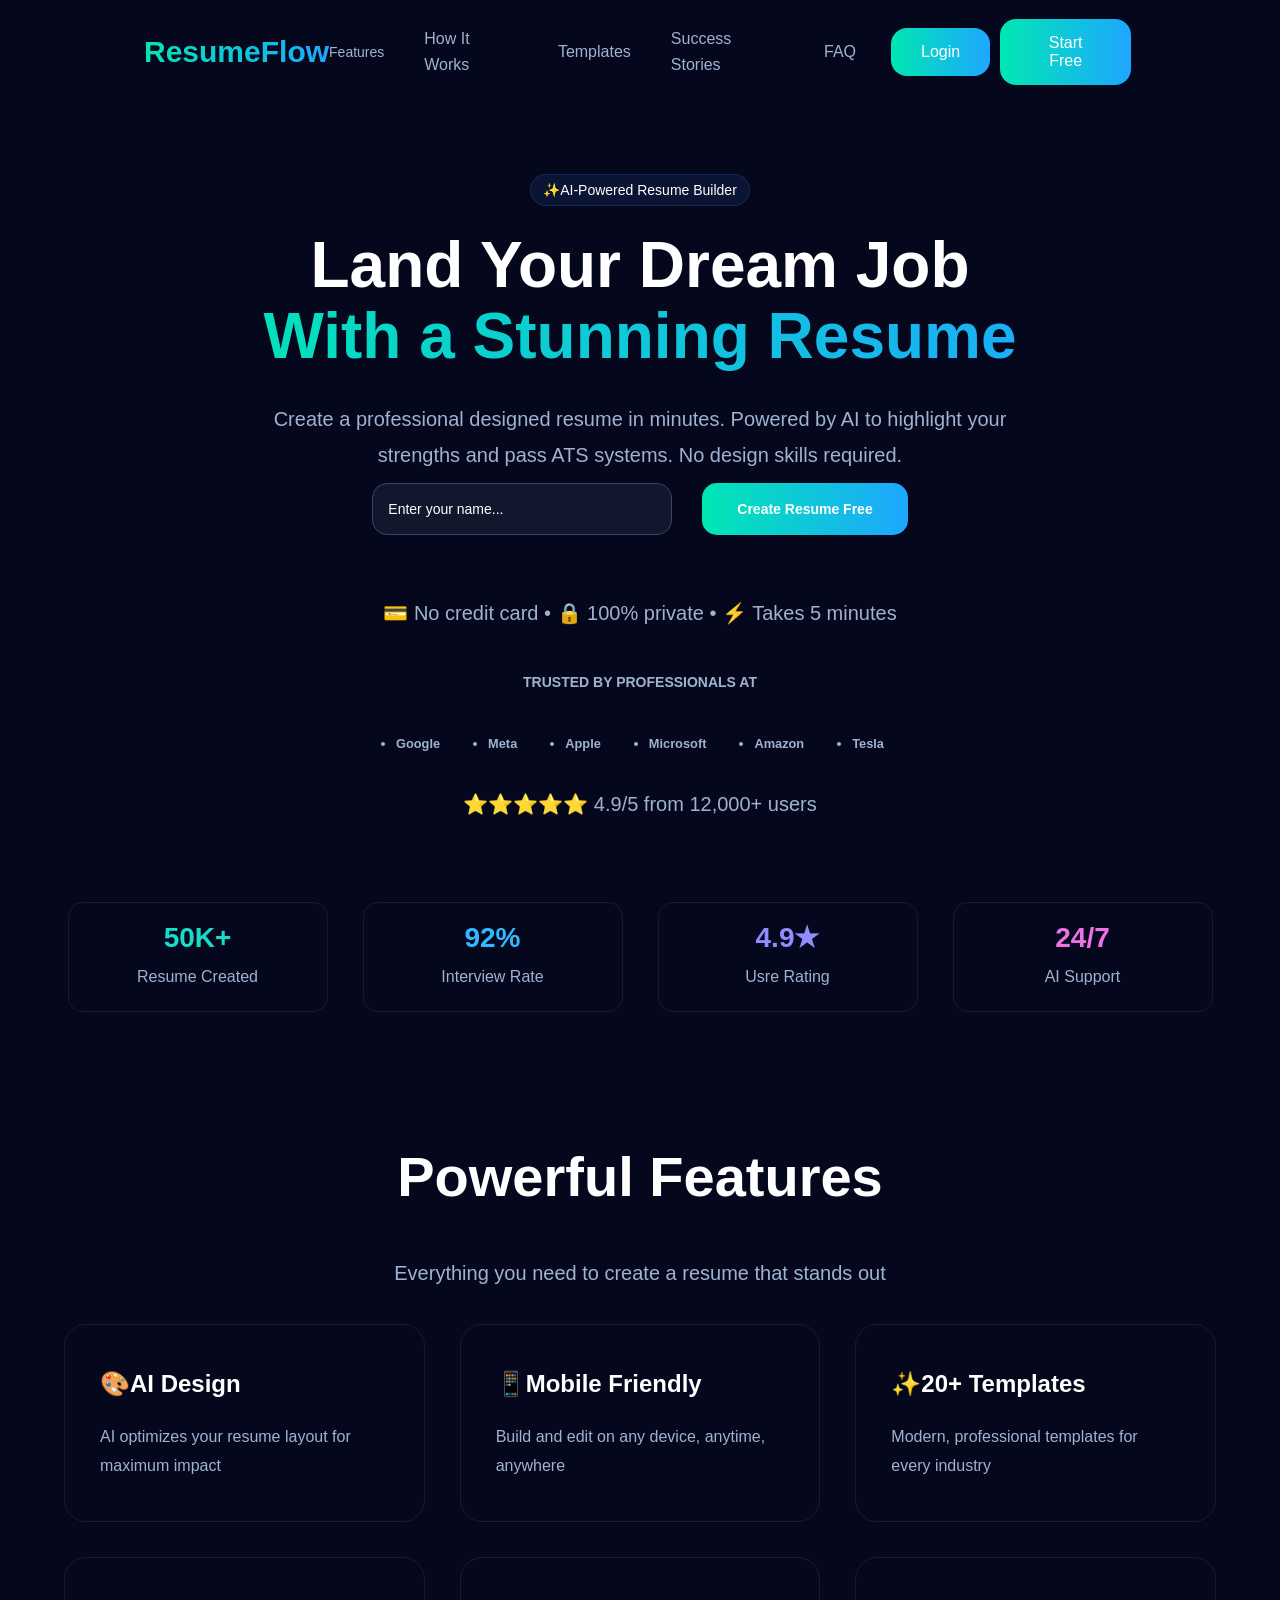
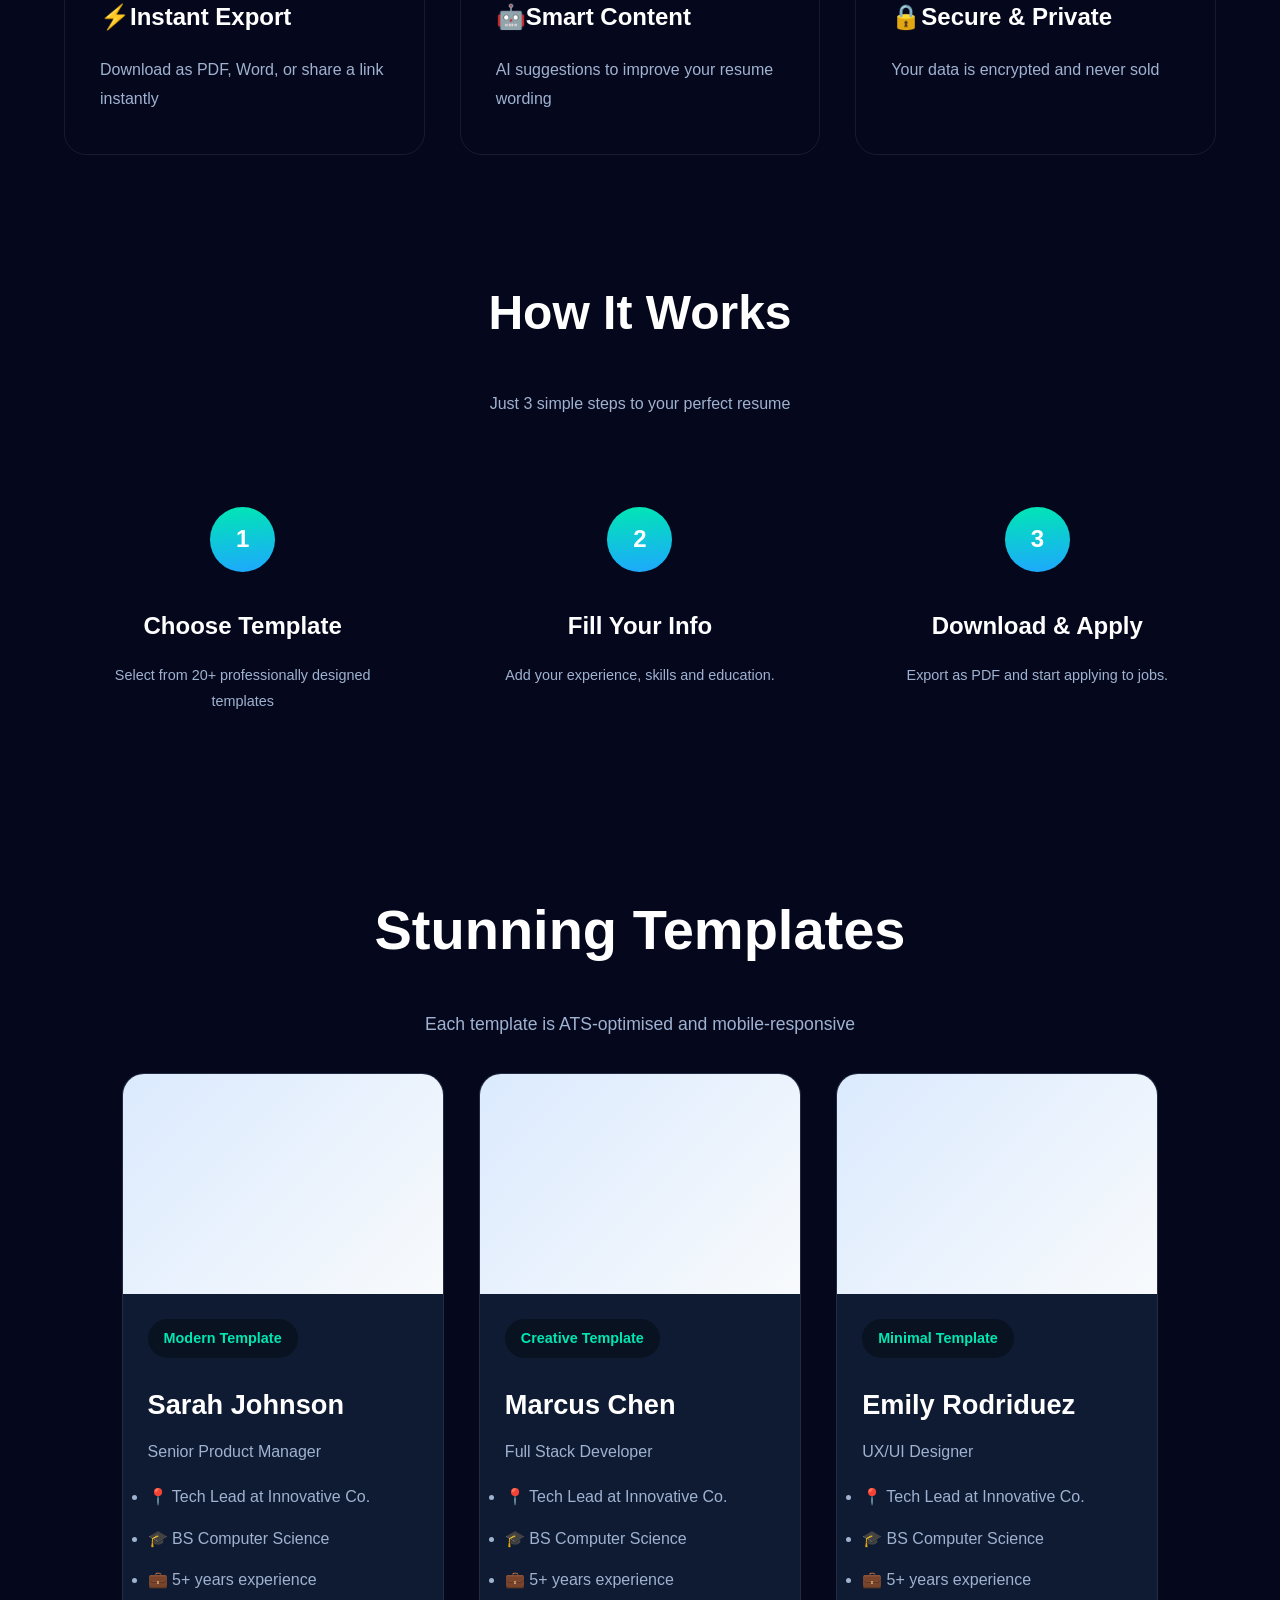
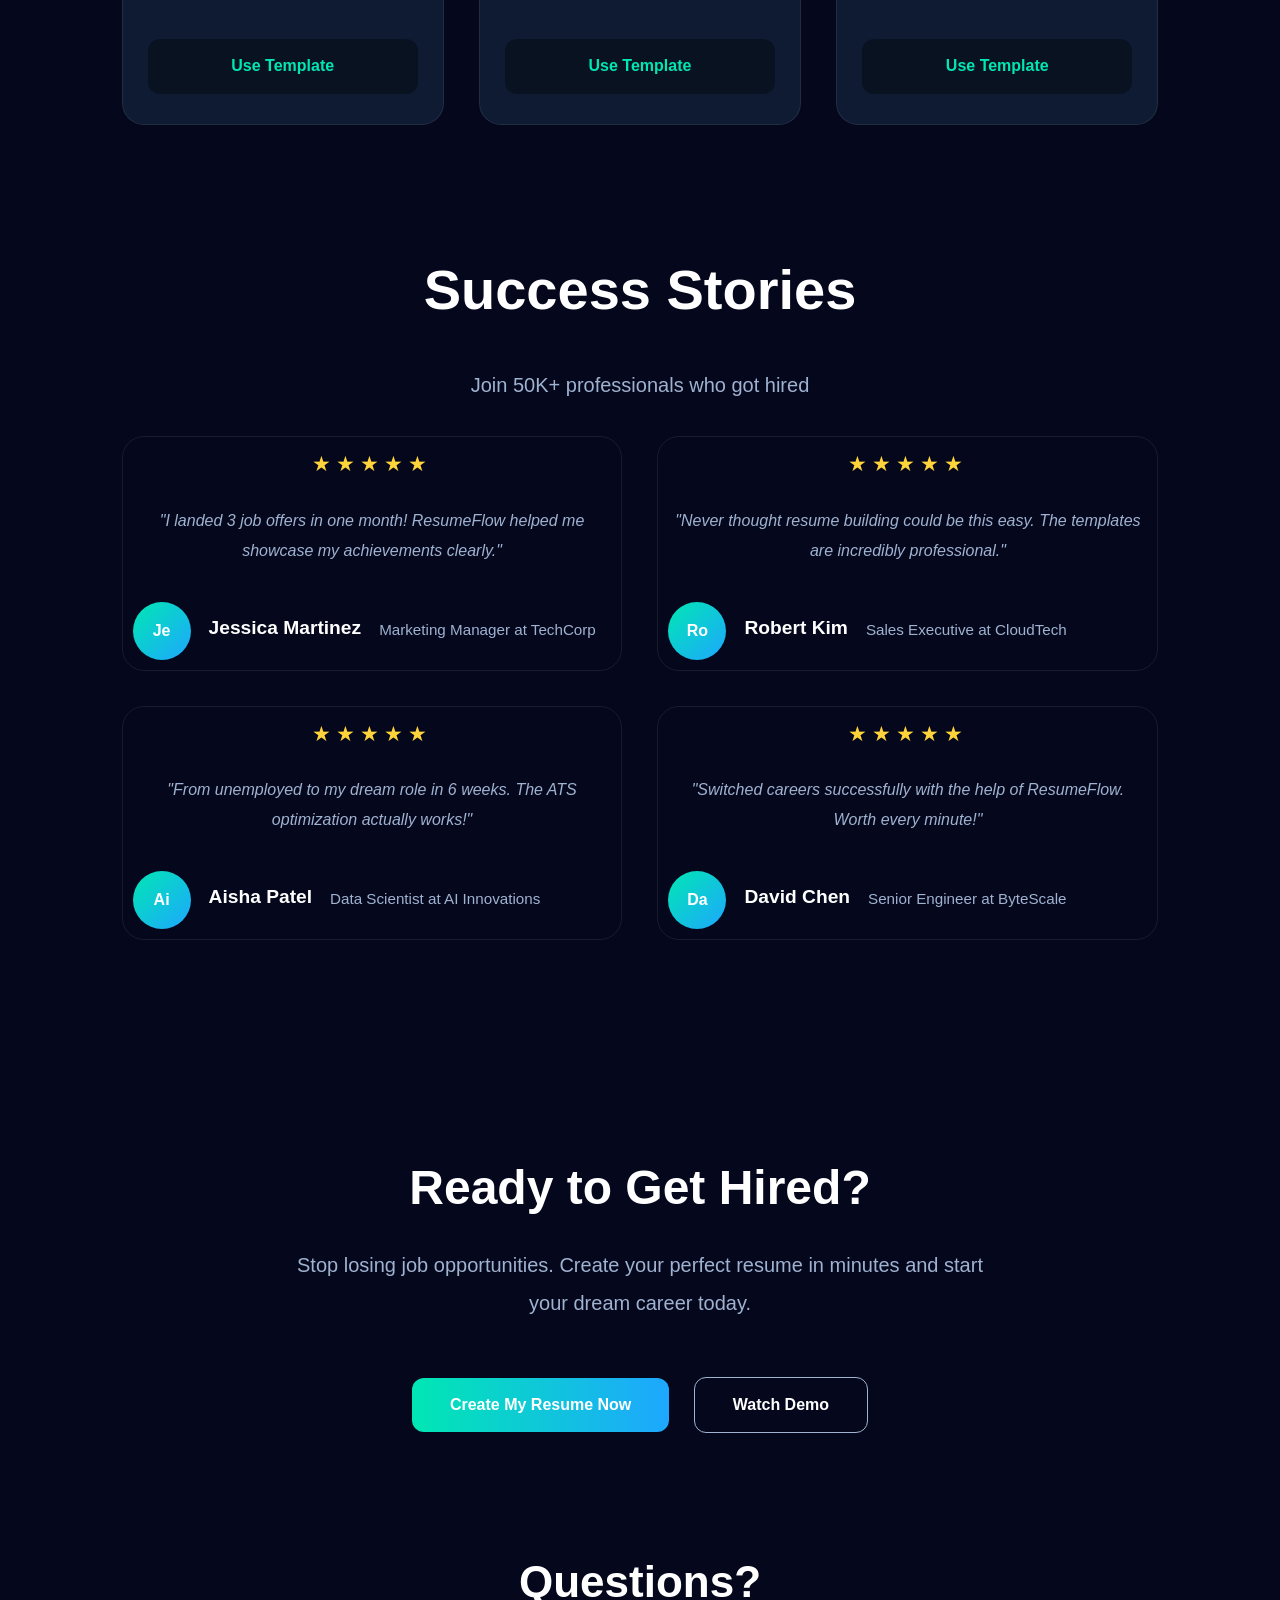
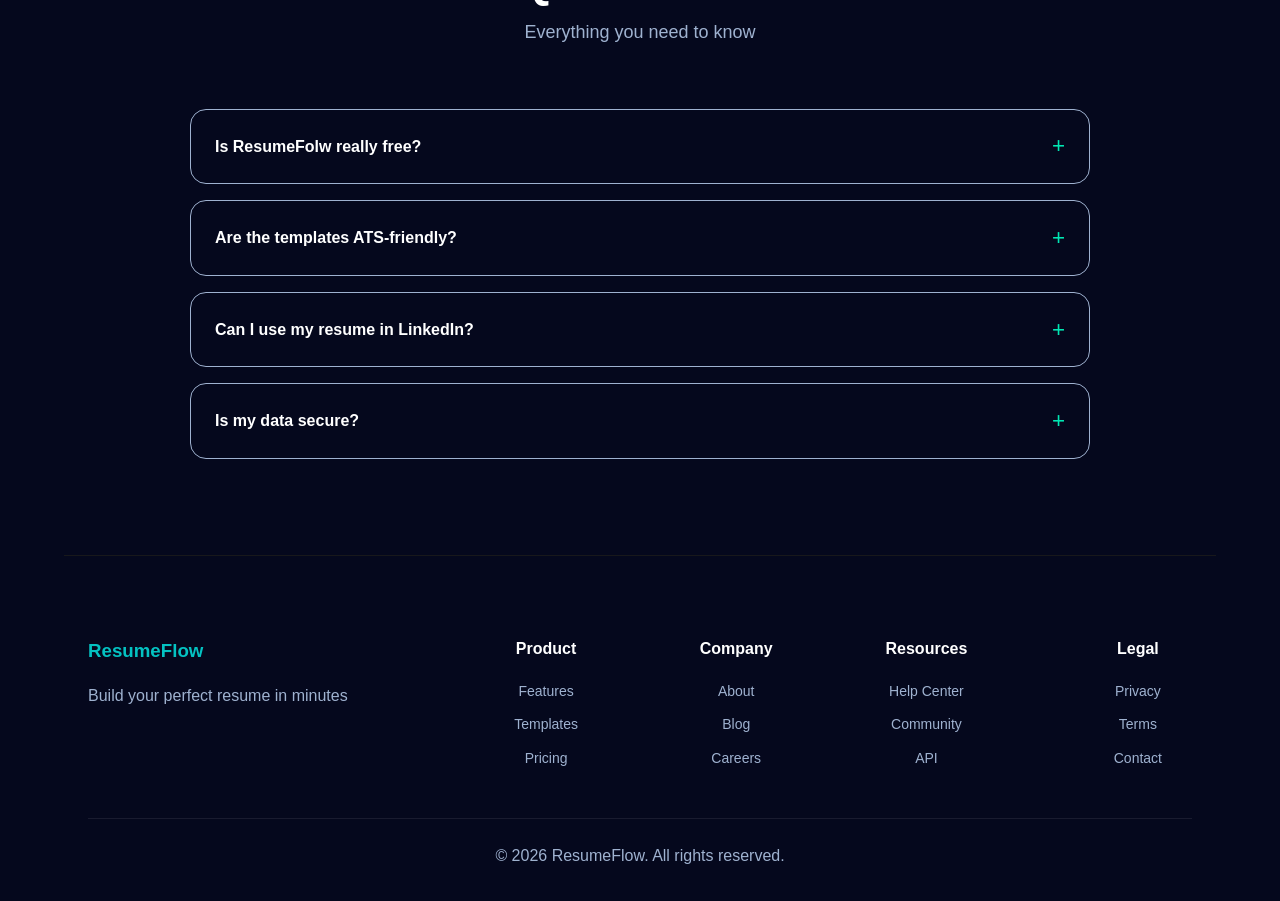
<file: index.html>
<!DOCTYPE html>
<html lang="en">

<head>
    <title>ResumeFlow-Build Your Professional Resume Online</title>
    <meta charset="UTF-8">
    <meta name="viewport" content="width=device-width, initial-scale-1.0">
    <link rel="preconnect" href="https://fonts.googleapis.com" />
    <link rel="preconnect" href="https://fonts.gstatic.com" crossorigin />
    <link href="https://fonts.googleapis.com/css2?family=Inter:wght@400;500;600;700;800&display=swap"
        rel="stylesheet" />
    <link rel="stylesheet" href="style.css">
</head>

<body>
    <div class="content">
        <header class="navbar">
            <nav>
                <h3>ResumeFlow</h3>
                <ul>
                    <li><a href="feature">Features</a></li>
                    <li>How It Works</li>
                    <li>Templates</li>
                    <li>Success Stories</li>
                    <li>FAQ</li>
                </ul>
                <button><a href="login.html">Login</a></button>
                <button>Start Free</button>
            </nav>
        </header>
        <main class="main-content">
            <section class="hero">
                <article class="hero-content">
                    <em>✨AI-Powered Resume Builder</em>
                    <h1 id="first-h1">Land Your Dream Job </h1>
                    <h1>With a Stunning Resume</h1>
                    <p>
                        Create a professional designed resume in minutes. Powered by AI to highlight your<br>
                        strengths and pass ATS systems. No design skills required.
                    </p>
                    <form>
                        <input type="text" id="username" value="Enter your name...">
                        <button type="submit">Create Resume Free</button>
                    </form>
                    <p class="hero-info">
                        💳 No credit card • 🔒 100% private • ⚡ Takes 5 minutes
                    </p>

                    <h2>Trusted by Professionals At</h2>
                    <ul class="company">
                        <li>Google</li>
                        <li>Meta</li>
                        <li>Apple</li>
                        <li>Microsoft</li>
                        <li>Amazon</li>
                        <li>Tesla</li>
                    </ul>
                    <p class="rating">
                        ⭐⭐⭐⭐⭐ 4.9/5 from 12,000+ users
                    </p>

            </section>
            <section class="stat">
                <article>
                    <h2>50K+</h2>
                    <p>Resume Created</p>
                </article>
                <article>
                    <h2>92%</h2>
                    <p>Interview Rate</p>
                </article>
                <article>
                    <h2>4.9★</h2>
                    <p>Usre Rating</p>
                </article>
                <article>
                    <h2>24/7</h2>
                    <p>AI Support</p>
                </article>
            </section>
            <section class="feature">
                <h2>Powerful Features</h2>
                <p>Everything you need to create a resume that stands out</p>
                <article>
                    <h3>🎨AI Design</h3>
                    <p>AI optimizes your resume layout for maximum impact</p>
                </article>
                <article>
                    <h3>📱Mobile Friendly</h3>
                    <p>Build and edit on any device, anytime, anywhere</p>
                </article>
                <article>
                    <h3>✨20+ Templates</h3>
                    <p>Modern, professional templates for every industry</p>
                </article>
                <article>
                    <h3>⚡Instant Export</h3>
                    <p>Download as PDF, Word, or share a link instantly</p>
                </article>
                <article>
                    <h3>🤖Smart Content</h3>
                    <p>AI suggestions to improve your resume wording</p>
                </article>
                <article>
                    <h3>🔒Secure & Private</h3>
                    <p>Your data is encrypted and never sold</p>
                </article>
            </section>
            <section class="process">
                <h2>How It Works</h2>
                <p>Just 3 simple steps to your perfect resume</p>
                <article class="step">

                    <figure class="step-number">1</figure>

                    <h3>Choose Template</h3>

                    <p>
                        Select from 20+ professionally designed
                        templates
                    </p>

                </article>
                <article class="step">

                    <figure class="step-number">2</figure>

                    <h3>Fill Your Info</h3>

                    <p>
                        Add your experience, skills and education.
                    </p>

                </article>
                <article class="step">

                    <figure class="step-number">3</figure>

                    <h3>Download & Apply</h3>

                    <p>
                        Export as PDF and start applying to jobs.
                    </p>

                </article>
            </section>
            <section class="template">
                <h2>Stunning Templates</h2>
                <p>Each template is ATS-optimised and mobile-responsive</p>
                <article>
                    <p>Modern Template</p>
                    <h3>Sarah Johnson</h3>
                    <p>Senior Product Manager</p>
                    <ul>
                        <li>📍 Tech Lead at Innovative Co.</li>
                        <li>🎓 BS Computer Science</li>
                        <li>💼 5+ years experience</li>
                    </ul>
                    <footer>
                        <button>Use Template</button>
                    </footer>
                </article>
                <article>
                    <p>Creative Template</p>
                    <h3>Marcus Chen</h3>
                    <p>Full Stack Developer</p>
                    <ul>
                        <li>📍 Tech Lead at Innovative Co.</li>
                        <li>🎓 BS Computer Science</li>
                        <li>💼 5+ years experience</li>
                    </ul>
                    <footer>
                        <button>Use Template</button>
                    </footer>
                </article>
                <article>
                    <p>Minimal Template</p>
                    <h3>Emily Rodriduez</h3>
                    <p>UX/UI Designer</p>
                    <ul>
                        <li>📍 Tech Lead at Innovative Co.</li>
                        <li>🎓 BS Computer Science</li>
                        <li>💼 5+ years experience</li>
                    </ul>
                    <footer>
                        <button>Use Template</button>
                    </footer>
                </article>
            </section>
            <section class="success-story">
                <h2>Success Stories</h2>
                <p>Join 50K+ professionals who got hired</p>
                <article>
                    <p class="stars">★★★★★</p>
                    <p>
                        "I landed 3 job offers in one month! ResumeFlow helped me
                        showcase my achievements clearly."
                    </p>
                    <footer>
                        <figure class="avatar">
                            Je
                        </figure>
                        <h3>Jessica Martinez</h3>
                        <p>Marketing Manager at TechCorp</p>
                    </footer>
                </article>

                <article>
                    <p class="stars">★★★★★</p>
                    <p>
                        "Never thought resume building could be this easy.
                        The templates are incredibly professional."
                    <footer>
                        <figure class="avatar">
                            Ro
                        </figure>
                        <h3>Robert Kim</h3>
                        <p>Sales Executive at CloudTech</p>
                    </footer>
                </article>

                <article>
                    <p class="stars">★★★★★</p>
                    <p>"From unemployed to my dream role in 6 weeks. The ATS optimization actually works!"
                    </p>
                    <footer>
                        <figure class="avatar">
                            Ai
                        </figure>
                        <h3>Aisha Patel</h3>
                        <p>Data Scientist at AI Innovations</p>
                    </footer>
                </article>

                <article>
                    <p class="stars">★★★★★</p>
                    <p>
                        "Switched careers successfully with the help of ResumeFlow.
                        Worth every minute!"
                    </p>
                    <footer class="success-footer">
                        <figure class="avatar">
                            Da
                        </figure>
                        <h3>David Chen</h3>
                        <p>Senior Engineer at ByteScale</p>
                    </footer>
                </article>
            </section>
            <section class="final-cta">
                <h2>Ready to Get Hired?</h2>
                <p>Stop losing job opportunities.
                    Create your perfect resume in minutes and start your dream career today.</p>
                <button>Create My Resume Now</button>
                <button class="demo-btn">Watch Demo</button>
            </section>
            <section class="faq">
                <header>
                    <h3>Questions?</h3>
                    <p>Everything you need to know</p>
                </header>
                <dl class="faq-grid">
                    <details class="faq-item">
                        <summary>
                            <dt>Is ResumeFolw really free?</dt>
                        </summary>
                        <section>
                            <dd>
                                Yes! Completely free to create, edit, and download unlimited resumes. No hidden charges,
                                no premium tiers.
                            </dd>
                        </section>
                    </details>
                    <details class="faq-item">
                        <summary>
                            <dt>Are the templates ATS-friendly?</dt>
                        </summary>
                        <section>
                            <dd>
                                Absolutely! All templates are optimized to pass through Applicant Tracking Systems. Your
                                resume will get noticed.
                            </dd>
                        </section>
                    </details>
                    <details class="faq-item">
                        <summary>
                            <dt>Can I use my resume in LinkedIn?</dt>
                        </summary>
                        <section>
                            <dd>
                                Yes! You can download as PDF or share directly. Compatible with all job platforms and
                                LinkedIn.
                            </dd>
                        </section>
                    </details>
                    <details class="faq-item">
                        <summary>
                            <dt>Is my data secure?</dt>
                        </summary>
                        <section>
                            <dd>
                                Your data is encrypted, never shared, and deleted anytime. We take privacy seriously.
                            </dd>
                        </section>
                    </details>
                </dl>

            </section>
        </main>
        <footer class="footer">
            <section class="footer-grid">

                <aside class="footer-brand">
                    <h3>ResumeFlow</h3>
                    <p>Build your perfect resume in minutes</p>
                </aside>

                <nav class="footer-links-col">

                    <ul>
                        <h4>Product</h4>
                        <li><a href="#">Features</a></li>
                        <li><a href="#">Templates</a></li>
                        <li><a href="#">Pricing</a></li>
                    </ul>
                </nav>

                <nav class="footer-links-col">

                    <ul>
                        <h4>Company</h4>
                        <li><a href="#">About</a></li>
                        <li><a href="#">Blog</a></li>
                        <li><a href="#">Careers</a></li>
                    </ul>
                </nav>

                <nav class="footer-links-col">

                    <ul>
                        <h4>Resources</h4>
                        <li><a href="#">Help Center</a></li>
                        <li><a href="#">Community</a></li>
                        <li><a href="#">API</a></li>
                    </ul>
                </nav>

                <nav class="footer-links-col">

                    <ul>
                        <h4>Legal</h4>
                        <li><a href="#">Privacy</a></li>
                        <li><a href="#">Terms</a></li>
                        <li><a href="#">Contact</a></li>
                    </ul>
                </nav>
            </section>
            <p class="footer-bottom">&copy; 2026 ResumeFlow. All rights reserved.</p>

        </footer>
    </div>
    </script>
</body>

</html>
</file>
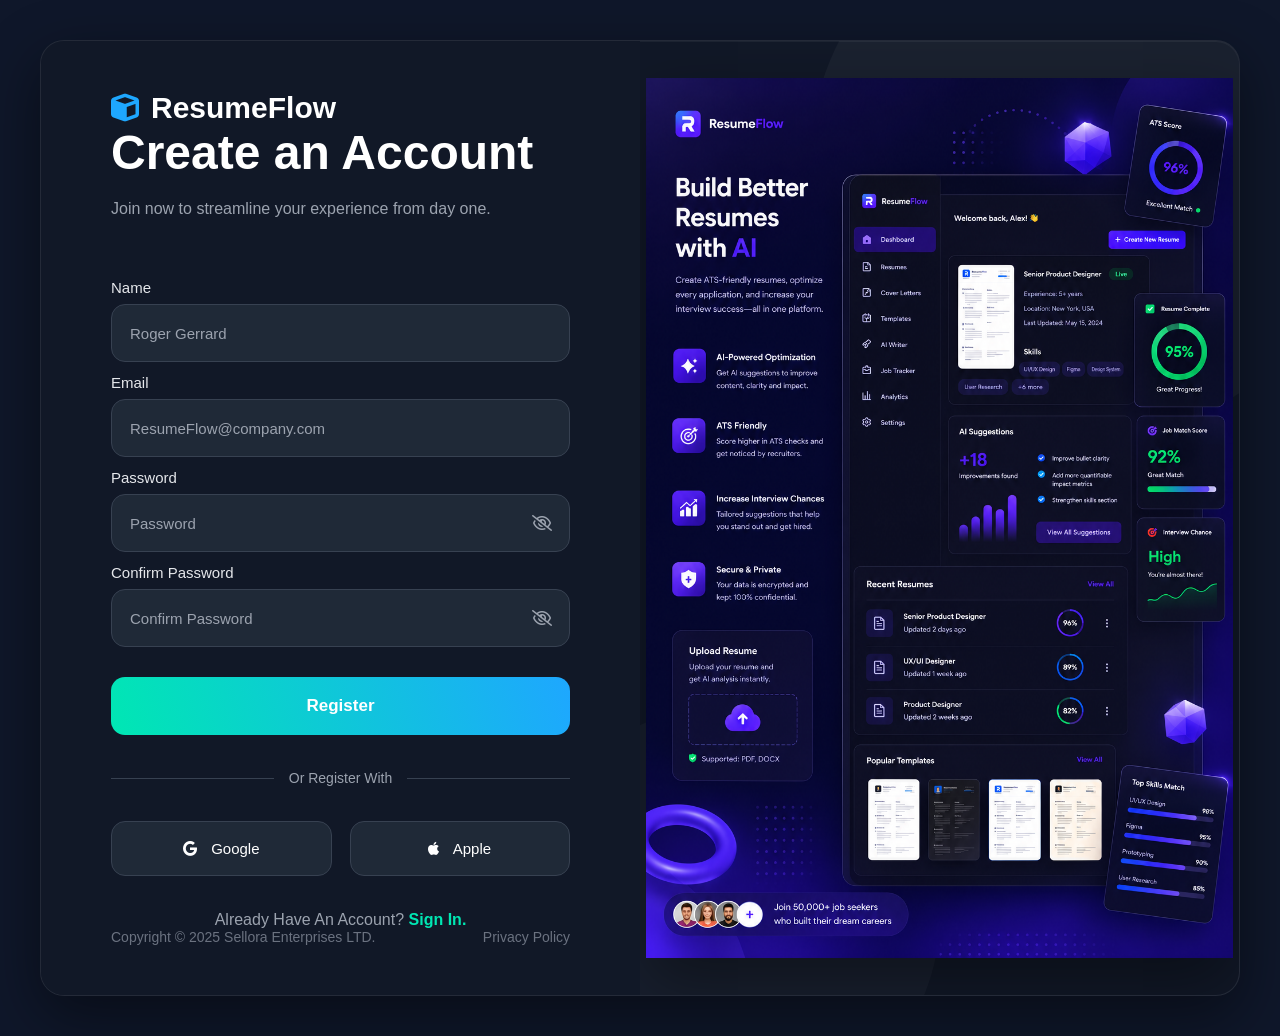
<file: login.html>
<!DOCTYPE html>
<html lang="en">

<head>
    <meta charset="UTF-8">
    <meta name="viewport" content="width=device-width, initial-scale=1.0">
    <title>Login-Resume </title>

    <!-- Google Icons -->
    <link rel="stylesheet" href="https://cdnjs.cloudflare.com/ajax/libs/font-awesome/6.6.0/css/all.min.css">

    <link rel="stylesheet" href="login.css">
</head>

<body>

    <main class="container">

        <!-- Left Side -->
        <section class="form-section">

            <header class="logo">
                <i class="fa-solid fa-cube"></i>
                <h2>ResumeFlow</h2>
            </header>

            <article class="form-content">

                <header>
                    <h1>Create an Account</h1>
                    <p>Join now to streamline your experience from day one.</p>
                </header>

                <form>

                    <label for="name">Name</label>
                    <input type="text" id="name" placeholder="Roger Gerrard">

                    <label for="email">Email</label>
                    <input type="email" id="email" placeholder="ResumeFlow@company.com">

                    <label for="password">Password</label>

                    <article class="password-box">
                        <input type="password" id="password" placeholder="Password">
                        <i class="fa-regular fa-eye-slash"></i>
                    </article>

                    <label for="confirm">Confirm Password</label>

                    <article class="password-box">
                        <input type="password" id="confirm" placeholder="Confirm Password">
                        <i class="fa-regular fa-eye-slash"></i>
                    </article>

                    <button type="submit">
                        Register
                    </button>

                </form>

                <section class="divider">
                    <span></span>
                    <p>Or Register With</p>
                    <span></span>
                </section>

                <section class="social-login">

                    <button>
                        <i class="fa-brands fa-google"></i>
                        Google
                    </button>

                    <button>
                        <i class="fa-brands fa-apple"></i>
                        Apple
                    </button>

                </section>

                <p class="signin">
                    Already Have An Account?
                    <a href="#">Sign In.</a>
                </p>

            </article>

            <footer class="footer">
                <p>Copyright © 2025 Sellora Enterprises LTD.</p>
                <a href="#">Privacy Policy</a>
            </footer>

        </section>

        <!-- Right Side -->

        <section class="image-section">

            <article class="overlay">

                <figure>
                    <img src="images\login_side_image.png" alt="Dashboard Preview">
                </figure>

            </article>

        </section>

    </main>

</body>

</html>
</file>
<file: style.css>
:root {
    --bg: #05081d;
    --primary: #00e7b3;
    --secondary: #1ea7ff;
    --text: #ffffff;
    --text-light: #9fb2d0;
    --border: #ffffff14;

}


* {
    margin: 0;
    padding: 0;
    box-sizing: border-box;
}

body {
    font-family: sans-serif;
    background: var(--bg);
    line-height: 1.6;
}

.content {
    max-width: 1200px;
    margin: 0 auto;
    padding: 0 24px;
}

header {
    width: 100%;
    padding: 14px 80px;
}

nav {
    display: flex;
    justify-content: space-between;
    align-items: center;
}

nav h3 {
    font-size: 30px;
    font-weight: 900;
    background: linear-gradient(90deg, var(--primary), var(--secondary));
    -webkit-background-clip: text;
    -webkit-text-fill-color: transparent;
    cursor: pointer;
}

nav ul {
    display: flex;
    align-items: center;
    color: var(--text-light);
    gap: 40px;
    list-style: none;
    margin-left: auto;
    margin-right: 30px;
}

nav ul li a {
    text-decoration: none;
    color: var(--text-light);
    font-size: 14px;
    font-weight: 500;
    transition: 0.3s;
}

nav ul li a:hover {
    color: var (--text);
}

nav button {
    border: none;
    outline: none;
    background: linear-gradient(90deg, var(--primary), var(--secondary));
    margin: 5px;
    color: var(--text);
    font-size: 16px;
    font-weight: 500;
    padding: 15px 30px;
    border-radius: 16px;
    cursor: pointer;
    transition: .3s;
}

nav button a {
    color: var(--text);
    text-decoration: none;
}

nav button:hover {
    transform: translateY(-2px);
    box-shadow: 0 8px 20px rgba(0, 225, 255, 0.25);
}

.hero {
    color: var(--text);
    text-align: center;
    padding: 70px 20px;
}

.hero-content {
    max-width: 1000px;
    margin: auto;
}

.hero-content em {
    display: inline-block;
    background: rgba(59, 130, 246, 0.1);
    color: var (--secondary);
    border: 1px solid rgba(59, 130, 246, 0.2);
    padding: 0.25rem 0.75rem;
    border-radius: 9999px;
    font-size: 0.875rem;
    margin-bottom: 1.5rem;
    font-style: normal;
}

.hero-content h1 {
    font-size: 64px;
    font-weight: bold;
    font-weight: 900;
    line-height: 1.1;
}

.hero-content h1:last-of-type {
    background: linear-gradient(to right, var(--primary), var(--secondary));
    -webkit-background-clip: text;
    -webkit-text-fill-color: transparent;
    margin-bottom: 30px;
}

.hero-content p {
    color: var(--text-light);
    font-size: 20px;
    line-height: 1.8;
    margin-bottom: 10px;
}

.hero form {
    display: flex;
    justify-content: center;
    gap: 30px;
    margin-bottom: 30px;
}

.hero input {
    width: 300px;
    padding: 15px;
    font-size: 14px;
    border: 1px solid #3a4665;
    border-radius: 15px;
    background: #11172d;
    color: var(--text);
}

.hero button {
    padding: 18px 35px;
    border: none;
    border-radius: 15px;
    font-size: 14px;
    font-weight: bold;
    color: var(--text);
    background: linear-gradient(to right, var(--primary), var(--secondary));
    cursor: pointer;
}

.hero button:hover {
    opacity: 0.69;
}

.hero-info {
    color: var(--text-light);
    padding: 30px 0;
    font-size: 6px;
    margin-top: 1rem;
}

.hero-content h2 {
    font-size: 14px;
    text-transform: uppercase;
    margin-bottom: 40px;
    color: var(--text-light);
}

.company {
    display: flex;
    justify-content: center;
    gap: 3rem;
    flex-wrap: wrap;
    font-size: 0.80rem;
    font-weight: 580;
    color: var(--text-light);
    margin-bottom: 2rem;
}

.rating {
    font-size: 0.875rem;
    color: var(--text);
}

.stat {
    width: 100%;
    display: flex;
    justify-content: center;
    align-items: center;
    gap: 35px;
    flex-wrap: wrap;
    margin-top: 0px;
}

.stat article {
    width: 260px;
    height: 110px;
    border: 1px solid rgba(255, 255, 255, 0.08);
    border-radius: 15px;

    display: flex;
    flex-direction: column;
    justify-content: center;
    align-items: center;

    transition: all 0.3s ease;
}

.stat article:hover {
    border-color: var(--secondary);
    box-shadow: 0 12px 30px rgba(37, 214, 255, 0.15);
}

.stat article h2 {
    font-size: 1.75rem;
    font-weight: 900;
    margin-bottom: 12px;
    line-height: 1;
}

.stat article p {
    font-size: 1.0rem;
    color: var(--text-light);
    font-weight: 400;
}

.stat article:nth-child(1) h2 {
    color: #19dbc9;
}

.stat article:nth-child(2) h2 {
    color: #33b8ff;
}

.stat article:nth-child(3) h2 {
    color: #8e8cff;
}

.stat article:nth-child(4) h2 {
    color: #eb72e7;
}

.feature {
    width: 100%;
    margin: 120px auto;
    display: grid;
    grid-template-columns: repeat(3, 1fr);
    gap: 35px;
}

.feature h2 {
    color: var(--text);
    text-align: center;
    font-size: 3.5rem;
    font-weight: 900px;
    grid-column: 1/-1;
    margin-bottom: 0px;
}

.feature>p {
    color: var(--text-light);
    text-align: center;
    font-size: 1.25rem;
    font-weight: 500px;
    grid-column: 1/-1;
}

.feature article {
    border: 1px solid rgba(255, 255, 255, .08);
    border-radius: 22px;
    padding: 40px 35px;
    transition: .35s;
    position: relative;
    overflow: hidden;
}

.feature article::before {
    content: "";
    position: absolute;
    left: 0;
    top: 0;
    width: 100%;
    height: 4px;
    background: linear-gradient(90deg, var(--primary), var(--secondary));
    transform: scaleX(0);
    transition: .4s;
}

.feature article:hover {
    transform: translateY(-10px);
    background: #132342;
    box-shadow: 0 18px 40px rgba(0, 0, 0, .35);
}

.feature h3 {
    font-size: 1.5rem;
    margin-bottom: 20px;
    color: #fff;
}

.feature article p {
    color: #9fb2d0;
    line-height: 1.8;
}

.process {
    width: 100%;
    margin: 120px auto;
    display: grid;
    grid-template-columns: repeat(3, 1fr);
    gap: 40px;
}

.process h2 {
    grid-column: 1/-1;
    color: #fff;
    font-size: 3rem;
    font-weight: 900;
    text-align: center;
}

.process>p {
    grid-column: 1/-1;
    color: #9fb2d0;
    font-size: 1rem;
    font-weight: 500;
    text-align: center;
}

.step {
    text-align: center;
    background: var(--card);
    border-radius: 22px;
    padding: 50px 35px;
    transition: .35s;
}

.step-number {
    width: 65px;
    height: 65px;
    margin: auto;
    border-radius: 50%;
    display: flex;
    justify-content: center;
    align-items: center;
    font-size: 1.5rem;
    font-weight: 700;
    color: var(--text);
    background: linear-gradient(175deg, var(--primary), var(--secondary));
    margin-bottom: 35px;
}

.step h3 {
    font-size: 1.5rem;
    color: var(--text);
    margin-bottom: 18px;
}

.step p {
    font-size: .9rem;
    color: var(--text-light);
    line-height: 1.8;
}

.template {
    width: 90%;
    margin: 120px auto;
    display: grid;
    grid-template-columns: repeat(3, 1fr);
    gap: 35px;
}

.template h2 {
    grid-column: 1/-1;
    color: var(--text);
    font-size: 3.5rem;
    margin-bottom: 0;
    font-weight: 900;
    text-align: center;
}

.template>p {
    grid-column: 1/-1;
    color: var(--text-light);
    font-size: 1.1rem;
    font-weight: 500px;
    text-align: center;
}

.template article {
    background: #0f1b33;
    border-radius: 22px;
    border: 1px solid rgba(255, 255, 255, .08);
    overflow: hidden;
    transition: .35s;
}

.template article:hover {
    transform: translateY(-10px);
    background: #132342;
}

.template article::before {
    content: "";
    display: block;
    height: 220px;
    background: linear-gradient(135deg, #dbeafe, #f8fafc);
}

.template article>p:first-of-type {
    display: inline-block;
    margin: 25px;
    padding: 8px 16px;
    border-radius: 30px;
    background: #081221;
    color: var(--primary);
    font-size: .9rem;
    font-weight: 600;
}

.template h3 {
    margin: 0 25px;
    font-size: 1.7rem;
    color: var(--text);
}

.template h3+p {
    color: var(--text-light);
    margin: 12px 25px 20px;
}

.template ul {
    margin: 0 25px;
}

.template li {
    color: var(--text-light);
    margin: 16px 0;
}

.template footer {
    padding: 30px 25px;
}

.template button {
    width: 100%;
    height: 55px;
    border-radius: 12px;
    border: 1px;
    border-color: var(--primary);
    color: var(--primary);
    font-size: 1rem;
    font-weight: 600;
    transition: .3s;
    background-color: #081221;
}

.template button:hover {
    box-shadow: 0 12px 30px rgba(34, 211, 238, .25);
}


.success-story {
    width: 90%;
    margin: 120px auto;
    display: grid;
    grid-template-columns: repeat(2, 1fr);
    gap: 35px;
    color: var(--text);
    text-align: center;
    margin-bottom: 0px;
}

.success-story h2 {
    font-size: 3.5rem;
    font-weight: 900;
    grid-column: 1/-1;
}

.success-story>p {
    font-size: 1.25rem;
    font-weight: 400;
    grid-column: 1/-1;
    color: var(--text-light);
}

.success-story article {
    border: 1px solid rgba(255, 255, 255, .08);
    border-radius: 22px;
    padding: 10px;
    transition: .35s;
}

.success-story article:hover {
    border-color: var(--primary);
}

.stars {
    color: #FFD43B;
    font-size: 1.3rem;
    letter-spacing: 5px;
    margin-bottom: 25px;
}

.success-story article>p:not(.stars) {
    color: var(--text-light);
    font-style: italic;
    line-height: 1.9;
    margin-bottom: 35px;
}

.success-story footer {
    display: flex;
    align-items: center;
    gap: 18px;
}

.avatar {
    width: 58px;
    height: 58px;
    border-radius: 50%;
    background: linear-gradient(135deg, var(--primary), var(--secondary));
    display: flex;
    justify-content: center;
    align-items: center;
    font-weight: 700;
    color: var(--text);
}

.success-story footer h3 {
    color: var(--text);
    font-size: 1.2rem;
    margin-bottom: 4px;
}

.success-story footer p {
    color: var(--text-light);
    font-size: .95rem;
}

.final-cta {
    width: 100%;
    margin: 120px auto;
    text-align: center;
    padding: 90px 40px;
    border-radius: 30px;
    margin-bottom: 0px;
}

.final-cta h2 {
    font-size: 3rem;
    color: var(--text);
    font-weight: 900;
    margin-bottom: 20px;
    margin-top: 0px;
}

.final-cta p {
    max-width: 700px;
    font-size: 1.25rem;
    margin: 0 auto 45px;
    color: var(--text-light);
    line-height: 1.9;
}

.final-cta button {
    padding: 18px 38px;
    border: none;
    border-radius: 12px;
    font-size: 1rem;
    font-weight: 600;
    margin: 10px;
    transition: .3s;
}

.final-cta button:first-of-type {
    background: linear-gradient(90deg, var(--primary), var(--secondary));
    color: var(--text);
    border: none;
}

.final-cta button {
    background: transparent;
    border: 1px solid var(--text-light);
    color: var(--text);
}

.final-cta button:nth-of-type(1):hover {
    transform: translateY(-4px);

}

.final-cta button:hover {
    border-color: var(--primary);
}

.faq header h3 {
    color: var(--text);
    text-align: center;
    font-size: 2.75rem;
    font-weight: 900;
    margin-bottom: 0rem;

}

.faq header p {
    color: var(--text-light);
    text-align: center;
    font-weight: 250px;
    font-size: 18px;
    padding-top: 0px;
    padding-bottom: 3.0rem
}

.faq-section {
    padding: 1.5rem;
    text-align: center;
    background: #15203a;
}


.faq-grid {
    display: flex;
    flex-direction: column;
    grid-template-columns: repeat(2, 1fr);
    gap: 1.0rem;
    max-width: 900px;
    margin: 0 auto;
    color: var(--text);
    padding-bottom: 6.0rem
}

.faq-item {
    background: #05081d;
    border: 0.075rem solid var(--text-light);
    padding: 1.5rem;
    border-radius: 1.0rem;
    height: max-content;
    transition: border-color 0.3s ease;
}

.faq-item:hover {
    border-color: var(--primary);
}

.faq-item summary {
    list-style: none;
    outline: none;
    cursor: pointer;
    display: flex;
    justify-content: space-between;
    align-items: center;
    gap: 1rem;
}

.faq-item summary::-webkit-details-marker {
    display: none;
}

.faq-item summary::after {
    content: "+";
    font-size: 1.4rem;
    font-weight: 400;
    color: var(--primary);
    transition: transform 0.35s, color 0.3s ease;
    line-height: 0;
}

.faq-item[open] summary::after {
    transform: rotate(45deg);
    color: var(--primary);
}

.faq-grid dt {
    font-size: 1.0rem;
    font-weight: 800;
    display: block;
    padding-bottom: 0;
}


.faq-content {
    display: grid;
    grid-template-rows: 0fr;
}

.faq-item[open] .faq-content {
    grid-template-rows: 1fr;
}

.faq-grid dd {
    color: var(--text-light);
    font-size: 0.95rem;
    overflow: hidden;
    opacity: 0;
    transition: opacity 0.35s ease;
}

.faq-item[open] dd {
    opacity: 1;
}

.footer {
    border-top: 1px solid #18181b;
    padding: 5rem 1.5rem 2rem;
}

.footer-grid {
    max-width: 1200px;
    margin: auto;
    display: grid;
    grid-template-columns: 2fr repeat(4, 1fr);
    gap: 2rem;
}

.footer-brand h3 {
    color: #04c2c2;
    margin-bottom: 1rem;
}

.footer-brand p {
    color: var(--text-light);
    line-height: 1.7;
    max-width: 280px;
}

.footer-links-col h4 {
    margin-bottom: 0.5rem;
    font-size: 1rem;
    color: var(--text);
}

.footer-links-col ul {
    display: flex;
    flex-direction: column;
    gap: 0.5rem;
}

.footer-links-col a {
    color: var(--text-light);
    transition: .3s;
}

.footer-links-col a:hover {
    color: #04c2c2;
}

.footer-bottom {
    border-top: 1px solid var(--border);
    margin-top: 3rem;
    padding-top: 1.5rem;
    text-align: center;
    color: var(--text-light);
}

@media (max-width: 1200px) {

    header {
        padding: 20px 40px;
    }

    .hero-content h1 {
        font-size: 52px;
    }

    .feature,
    .process,
    .template {
        grid-template-columns: repeat(2, 1fr);
    }

    .success-story {
        grid-template-columns: 1fr;
    }

    .footer-grid {
        grid-template-columns: repeat(3, 1fr);
    }
}

@media (max-width:992px) {

    nav {
        flex-wrap: wrap;
        gap: 20px;
    }

    nav ul {
        width: 100%;
        justify-content: center;
        margin: 0;
        gap: 25px;
        flex-wrap: wrap;
    }

    nav button {
        margin: auto;
    }

    .hero {
        padding: 60px 20px;
    }

    .hero-content h1 {
        font-size: 44px;
    }

    .hero-content p {
        font-size: 18px;
    }

    .hero form {
        flex-direction: column;
        align-items: center;
        gap: 20px;
    }

    .hero input,
    .hero button {
        width: 100%;
        max-width: 500px;
    }

    .feature,
    .process,
    .template {
        grid-template-columns: 1fr;
    }

    .feature h2,
    .process h2,
    .template h2,
    .success-story h2,
    .final-cta h2 {
        font-size: 2.5rem;
    }

    .footer-grid {
        grid-template-columns: repeat(2, 1fr);
    }

}

@media (max-width:768px) {

    header {
        padding: 20px;
    }

    nav h3 {
        font-size: 28px;
    }

    nav ul {
        flex-direction: column;
        gap: 15px;
    }

    nav button {
        width: 100%;
    }

    .hero {
        padding: 50px 15px;
    }

    .hero-content h1 {
        font-size: 36px;
        line-height: 1.2;
    }

    .hero-content p {
        font-size: 16px;
    }

    .company {
        gap: 20px;
        font-size: .9rem;
    }

    .stat article {
        width: 100%;
        max-width: 350px;
    }

    .feature h2,
    .process h2,
    .template h2,
    .success-story h2,
    .faq header h3,
    .final-cta h2 {
        font-size: 2rem;
    }

    .feature article,
    .step,
    .template article,
    .success-story article {
        padding: 25px;
    }

    .template {
        width: 100%;
    }

    .success-story {
        width: 100%;
    }

    .faq-section {
        padding: 20px;
    }

    .footer-grid {
        grid-template-columns: 1fr;
        text-align: center;
    }

    .footer-brand p {
        max-width: 100%;
    }

}

@media (max-width:480px) {

    .content {
        padding: 0 15px;
    }

    .hero-content h1 {
        font-size: 30px;
    }

    .hero-content p {
        font-size: 15px;
    }

    .hero input,
    .hero button {
        width: 100%;
    }

    .feature h2,
    .process h2,
    .template h2,
    .success-story h2,
    .faq header h3,
    .final-cta h2 {
        font-size: 1.7rem;
    }

    .final-cta {
        padding: 60px 20px;
    }

    .final-cta button {
        width: 100%;
        margin: 10px 0;
    }

    .stat {
        gap: 20px;
    }

    .stat article {
        height: auto;
        padding: 25px;
    }

    .company {
        flex-direction: column;
        align-items: center;
    }

}
</file>
<file: login.css>
/* Google Font */
@import url('https://fonts.googleapis.com/css2?family=Poppins:wght@300;400;500;600;700;800&display=swap');

* {
    margin: 0;
    padding: 0;
    box-sizing: border-box;
    font-family: sans-serif;
}

body {
    min-height: 100vh;
    background: #0f172a;
    display: flex;
    justify-content: center;
    align-items: center;
    padding: 40px;
}

/*==============================
        Main Container
==============================*/

.container {
    width: 1400px;
    min-height: 900px;
    display: flex;
    overflow: hidden;
    border-radius: 24px;
    background: #111827;
    border: 1px solid rgba(255, 255, 255, .08);
    box-shadow:
        0 20px 60px rgba(0, 0, 0, .45),
        inset 0 1px 0 rgba(255, 255, 255, .05);
}

/*==============================
        LEFT SIDE
==============================*/

.form-section {
    width: 50%;
    padding: 50px 70px;
    display: flex;
    flex-direction: column;
    justify-content: space-between;
    background: #111827;
}

/* Logo */

.logo {
    display: flex;
    align-items: center;
    gap: 12px;
    color: white;
}

.logo i {
    color: #1ea7ff;
    font-size: 28px;
}

.logo h2 {
    font-size: 30px;
}

/* Form */

.form-content {
    max-width: 470px;
    margin: auto;
    width: 100%;
}

.form-content h1 {
    color: white;
    font-size: 48px;
    margin-bottom: 15px;
}

.form-content header p {
    color: #9CA3AF;
    margin-bottom: 45px;
    line-height: 1.7;
}

form {
    display: flex;
    flex-direction: column;
}

label {
    color: #E5E7EB;
    margin: 12px 0 8px;
    font-size: 15px;
}

input {
    width: 100%;
    height: 58px;
    background: #1F2937;
    border: 1px solid #374151;
    color: white;
    border-radius: 14px;
    padding: 0 18px;
    font-size: 15px;
    transition: .3s;
}

input::placeholder {
    color: #9CA3AF;
}

input:focus {
    outline: none;
    border-color: linear-gradient(65deg, #00e7b3, #1ea7ff);
}

.password-box {
    position: relative;
}

.password-box i {
    position: absolute;
    right: 18px;
    top: 50%;
    transform: translateY(-50%);
    color: #9CA3AF;
    cursor: pointer;
}

/* Button */

form button {
    margin-top: 30px;
    height: 58px;
    border: none;
    border-radius: 14px;
    font-size: 17px;
    font-weight: 600;
    color: white;
    cursor: pointer;
    background: linear-gradient(70deg, #00e7b3, #1ea7ff);
    transition: .35s;
}

form button:hover {
    transform: translateY(-3px);
}

/* Divider */

.divider {
    display: flex;
    align-items: center;
    gap: 15px;
    margin: 35px 0;
}

.divider span {
    flex: 1;
    height: 1px;
    background: #374151;
}

.divider p {
    color: #9CA3AF;
    font-size: 14px;
}

/* Social Buttons */

.social-login {
    display: flex;
    gap: 18px;
}

.social-login button {
    flex: 1;
    height: 55px;
    border-radius: 14px;
    border: 1px solid #374151;
    background: #1F2937;
    color: white;
    cursor: pointer;
    font-size: 15px;
    transition: .35s;
}

.social-login button:hover {
    background: #1ea7ff;
    border-color: #1ea7ff;
}

.social-login i {
    margin-right: 10px;
}

.signin {
    text-align: center;
    margin-top: 35px;
    color: #9CA3AF;
}

.signin a {
    color: #00e7b3;
    text-decoration: none;
    font-weight: 600;
}

.footer {
    display: flex;
    justify-content: space-between;
    color: #6B7280;
    font-size: 14px;
}

.footer a {
    color: #6B7280;
    text-decoration: none;
}

/*==============================
        RIGHT SIDE
==============================*/

.image-section {
    width: 50%;
    background:
        radial-gradient(circle at top right, #1ea7ff 0%, transparent 45%),
        linear-gradient(90deg, var(--primary), var(--secondary));
    display: flex;
    justify-content: center;
    align-items: center;
    position: relative;
    overflow: hidden;
}

/* Decorative circles */

.image-section::before {
    content: "";
    position: absolute;
    width: 550px;
    height: 550px;
    border-radius: 50%;
    background: rgba(255, 255, 255, .04);
    top: -150px;
    right: -120px;
}

.image-section::after {
    content: "";
    position: absolute;
    width: 420px;
    height: 420px;
    border-radius: 50%;
    background: rgba(255, 255, 255, .03);
    bottom: -130px;
    left: -120px;
}

.overlay {
    width: 98%;
    position: relative;
    z-index: 2;
}

.overlay h2 {
    color: white;
    font-size: 44px;
    line-height: 1.3;
    margin-bottom: 18px;
}

.overlay p {
    color: #E5E7EB;
    font-size: 17px;
    margin-bottom: 45px;
}

figure {
    width: 100%;
}

figure img {
    width: 100%;
    display: block;
    border-radius: 0px;
    box-shadow:
        0 25px 60px rgba(0, 0, 0, .4);
}

/*==============================
        Responsive
==============================*/

@media(max-width:1100px) {

    .container {
        flex-direction: column;
    }

    .form-section,
    .image-section {
        width: 100%;
    }

    .image-section {
        min-height: 650px;
    }

    .footer {
        flex-direction: column;
        gap: 12px;
        text-align: center;
    }

}

@media(max-width:768px) {

    body {
        padding: 20px;
    }

    .form-section {
        padding: 35px;
    }

    .form-content h1 {
        font-size: 36px;
    }

    .overlay h2 {
        font-size: 34px;
    }

    .social-login {
        flex-direction: column;
    }

}
</file>
